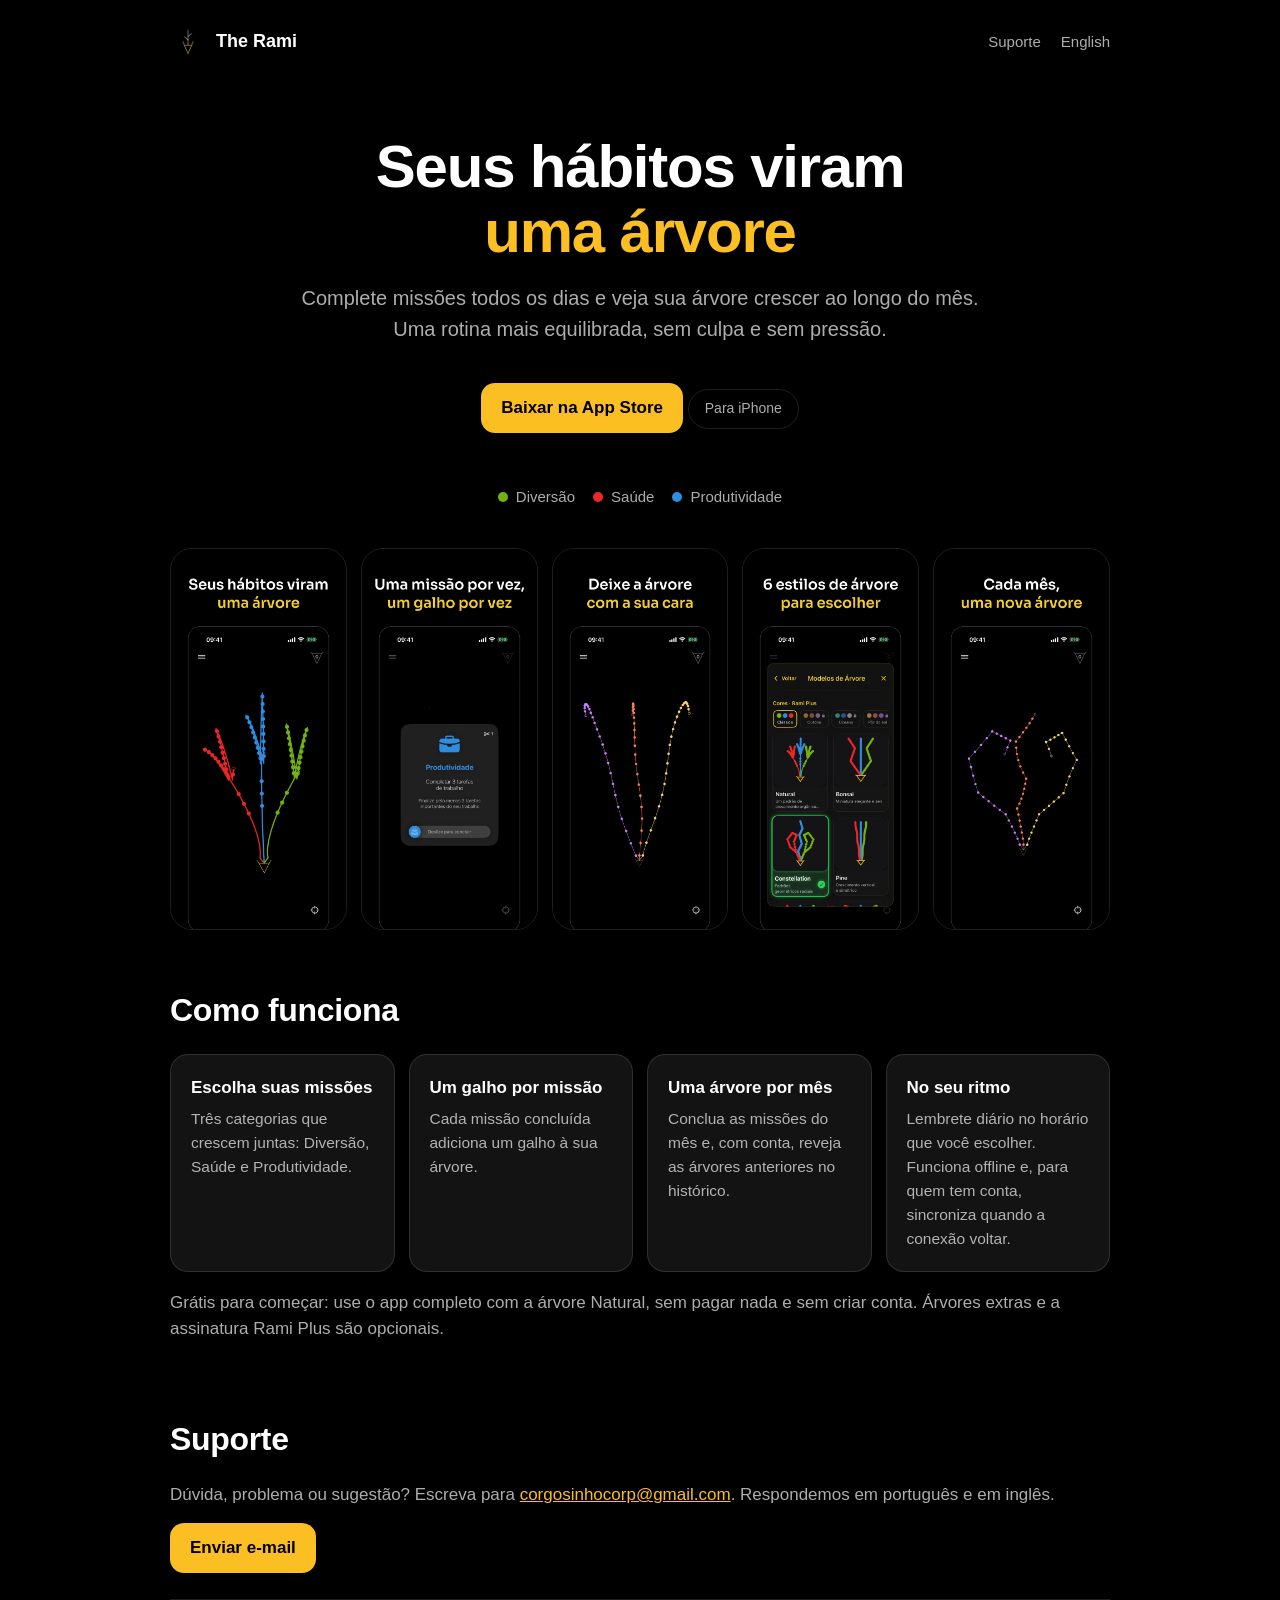
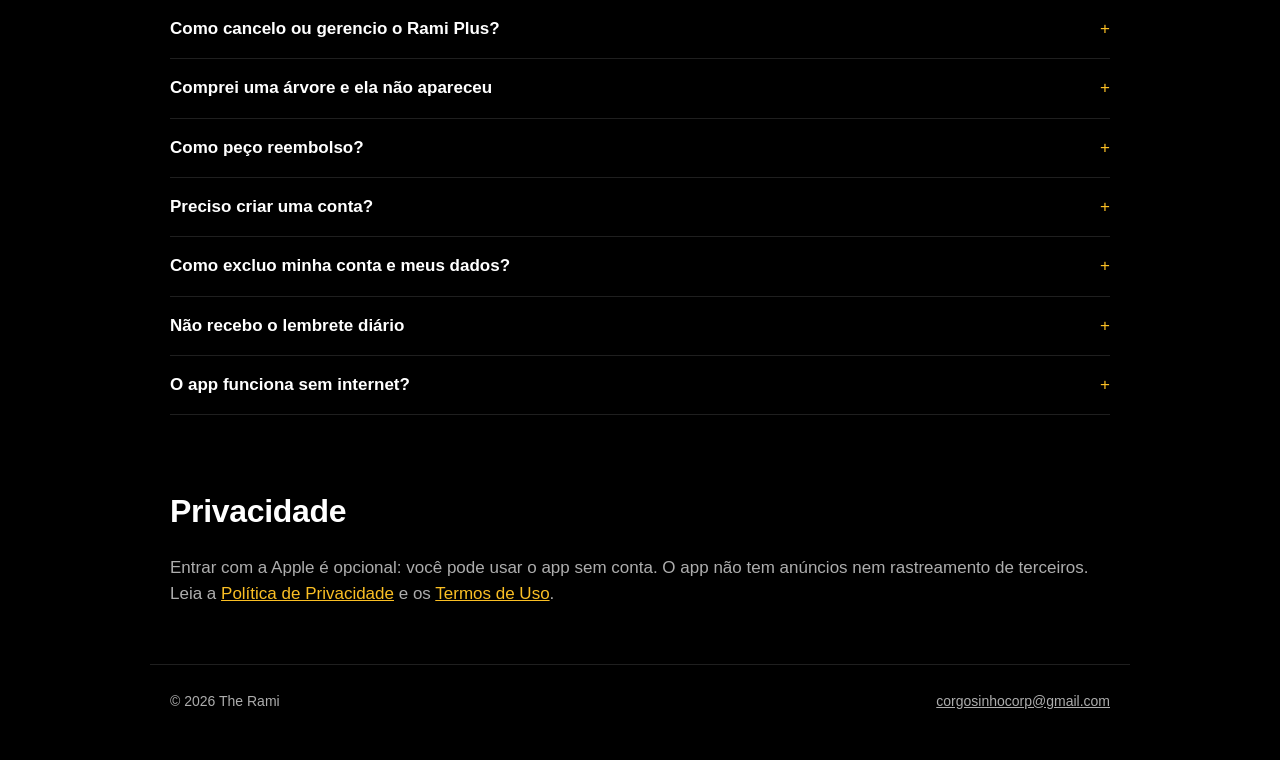
<file: index.html>
<!doctype html>
<html lang="pt-BR">
<head>
<meta charset="utf-8">
<meta name="viewport" content="width=device-width, initial-scale=1">
<title>The Rami — hábitos que viram uma árvore</title>
<meta name="description" content="The Rami é um app de hábitos gamificado para iPhone: complete missões todos os dias e veja sua árvore crescer ao longo do mês. Suporte e contato.">
<meta name="theme-color" content="#000000">
<meta name="apple-itunes-app" content="app-id=6835535544">
<link rel="icon" href="img/icon-180.png">
<link rel="apple-touch-icon" href="img/icon-180.png">
<link rel="alternate" hreflang="pt-BR" href="https://markuslc.github.io/therami/">
<link rel="alternate" hreflang="en" href="https://markuslc.github.io/therami/en.html">
<meta property="og:title" content="The Rami">
<meta property="og:description" content="Cultive sua árvore todo dia.">
<meta property="og:image" content="https://markuslc.github.io/therami/img/icon-512.png">
<link rel="stylesheet" href="style.css">
</head>
<body>
<header class="top">
  <a class="brand" href="./"><img src="img/icon-180.png" alt="" width="36" height="36">The Rami</a>
  <nav aria-label="Principal"><a href="#suporte">Suporte</a><a href="en.html" lang="en" hreflang="en">English</a></nav>
</header>
<main>
  <section class="hero">
    <h1>Seus hábitos viram <em>uma árvore</em></h1>
    <p class="lead">Complete missões todos os dias e veja sua árvore crescer ao longo do mês. Uma rotina mais equilibrada, sem culpa e sem pressão.</p>
    <a class="btn" href="https://apps.apple.com/br/app/the-rami/id6835535544">Baixar na App Store</a>
    <p class="pill">Para iPhone</p>
    <ul class="cats" aria-label="Categorias de missões"><li class="fun">Diversão</li><li class="health">Saúde</li><li class="prod">Produtividade</li></ul>
  </section>

  <div class="shots" role="region" aria-label="Telas do app" tabindex="0">
    <img src="img/pt-01.png" width="630" height="1368" alt="Tela inicial com a árvore do mês. Legenda: seus hábitos viram uma árvore.">
    <img src="img/pt-02.png" width="630" height="1368" loading="lazy" alt="Cartão de uma missão de Produtividade. Legenda: uma missão por vez, um galho por vez.">
    <img src="img/pt-03.png" width="630" height="1368" loading="lazy" alt="Árvore com outra paleta de cores. Legenda: deixe a árvore com a sua cara.">
    <img src="img/pt-04.png" width="630" height="1368" loading="lazy" alt="Lista de modelos de árvore. Legenda: 6 estilos de árvore para escolher.">
    <img src="img/pt-05.png" width="630" height="1368" loading="lazy" alt="Árvore de outro mês. Legenda: cada mês, uma nova árvore.">
  </div>

  <section>
    <h2>Como funciona</h2>
    <div class="grid">
      <div class="card"><h3>Escolha suas missões</h3><p>Três categorias que crescem juntas: Diversão, Saúde e Produtividade.</p></div>
      <div class="card"><h3>Um galho por missão</h3><p>Cada missão concluída adiciona um galho à sua árvore.</p></div>
      <div class="card"><h3>Uma árvore por mês</h3><p>Conclua as missões do mês e, com conta, reveja as árvores anteriores no histórico.</p></div>
      <div class="card"><h3>No seu ritmo</h3><p>Lembrete diário no horário que você escolher. Funciona offline e, para quem tem conta, sincroniza quando a conexão voltar.</p></div>
    </div>
    <p class="note">Grátis para começar: use o app completo com a árvore Natural, sem pagar nada e sem criar conta. Árvores extras e a assinatura Rami Plus são opcionais.</p>
  </section>

  <section id="suporte">
    <h2>Suporte</h2>
    <p class="note" style="margin-top:0">Dúvida, problema ou sugestão? Escreva para <a href="mailto:corgosinhocorp@gmail.com">corgosinhocorp@gmail.com</a>. Respondemos em português e em inglês.</p>
    <a class="btn" href="mailto:corgosinhocorp@gmail.com?subject=The%20Rami%20%E2%80%94%20suporte">Enviar e-mail</a>

    <details><summary>Como cancelo ou gerencio o Rami Plus?</summary>
      <p>A assinatura é cobrada pela Apple. No iPhone, abra Ajustes, toque no seu nome e depois em Assinaturas. Quem é assinante também encontra o botão “Gerenciar assinatura” na Loja do app. O Rami Plus renova automaticamente, a menos que seja cancelado até 24 horas antes do fim do período atual.</p></details>
    <details><summary>Comprei uma árvore e ela não apareceu</summary>
      <p>Abra o menu do app, entre em Configurações e toque em “Restaurar Compras”. A mesma opção fica no fim da Loja. Use a mesma conta Apple em que a compra foi feita.</p></details>
    <details><summary>Como peço reembolso?</summary>
      <p>As compras são processadas pela Apple, e é ela quem decide os reembolsos. Faça o pedido em <a href="https://reportaproblem.apple.com/">reportaproblem.apple.com</a>.</p></details>
    <details><summary>Preciso criar uma conta?</summary>
      <p>Não. Você pode usar o app sem conta: o progresso fica só no seu iPhone. Para guardá-lo na sua conta, toque em “Entrar com a Apple”, no aviso “Salve o seu progresso” ou em Configurações. O que você já fez no aparelho é somado à conta. Sem conta, apagar o app apaga o progresso; compras e assinatura ficam na sua conta Apple e voltam com “Restaurar Compras”. Só as podas pedem conta, porque o saldo delas fica guardado nos nossos servidores.</p></details>
    <details><summary>Como excluo minha conta e meus dados?</summary>
      <p>Se você tem conta, abra o menu do app, entre em Configurações e toque em “Deletar Conta”. A exclusão é permanente e apaga sua conta e todos os seus dados do The Rami: perfil, árvores, missões e histórico. Ela não cancela a assinatura: cancele antes nos Ajustes do iPhone. Se não conseguir entrar no app, peça a exclusão por e-mail. Sem conta, o app não envia seu progresso nem seus dados pessoais aos nossos servidores: apague o app do iPhone e o progresso guardado nele vai junto.</p></details>
    <details><summary>Não recebo o lembrete diário</summary>
      <p>Confira se “Lembrete diário” está ligado nas Configurações do app e se as notificações do The Rami estão permitidas nos Ajustes do iPhone.</p></details>
    <details><summary>O app funciona sem internet?</summary>
      <p>Sim, depois que o app baixa as missões na primeira abertura (isso precisa de internet). Quem tem conta sincroniza o progresso quando a conexão voltar.</p></details>
  </section>

  <section id="privacidade">
    <h2>Privacidade</h2>
    <p class="note" style="margin-top:0">Entrar com a Apple é opcional: você pode usar o app sem conta. O app não tem anúncios nem rastreamento de terceiros. Leia a <a href="privacidade.html">Política de Privacidade</a> e os <a href="https://www.apple.com/legal/internet-services/itunes/dev/stdeula/">Termos de Uso</a>.</p>
  </section>
</main>
<footer><span>© 2026 The Rami</span><span><a href="mailto:corgosinhocorp@gmail.com">corgosinhocorp@gmail.com</a></span></footer>
</body>
</html>
</file>
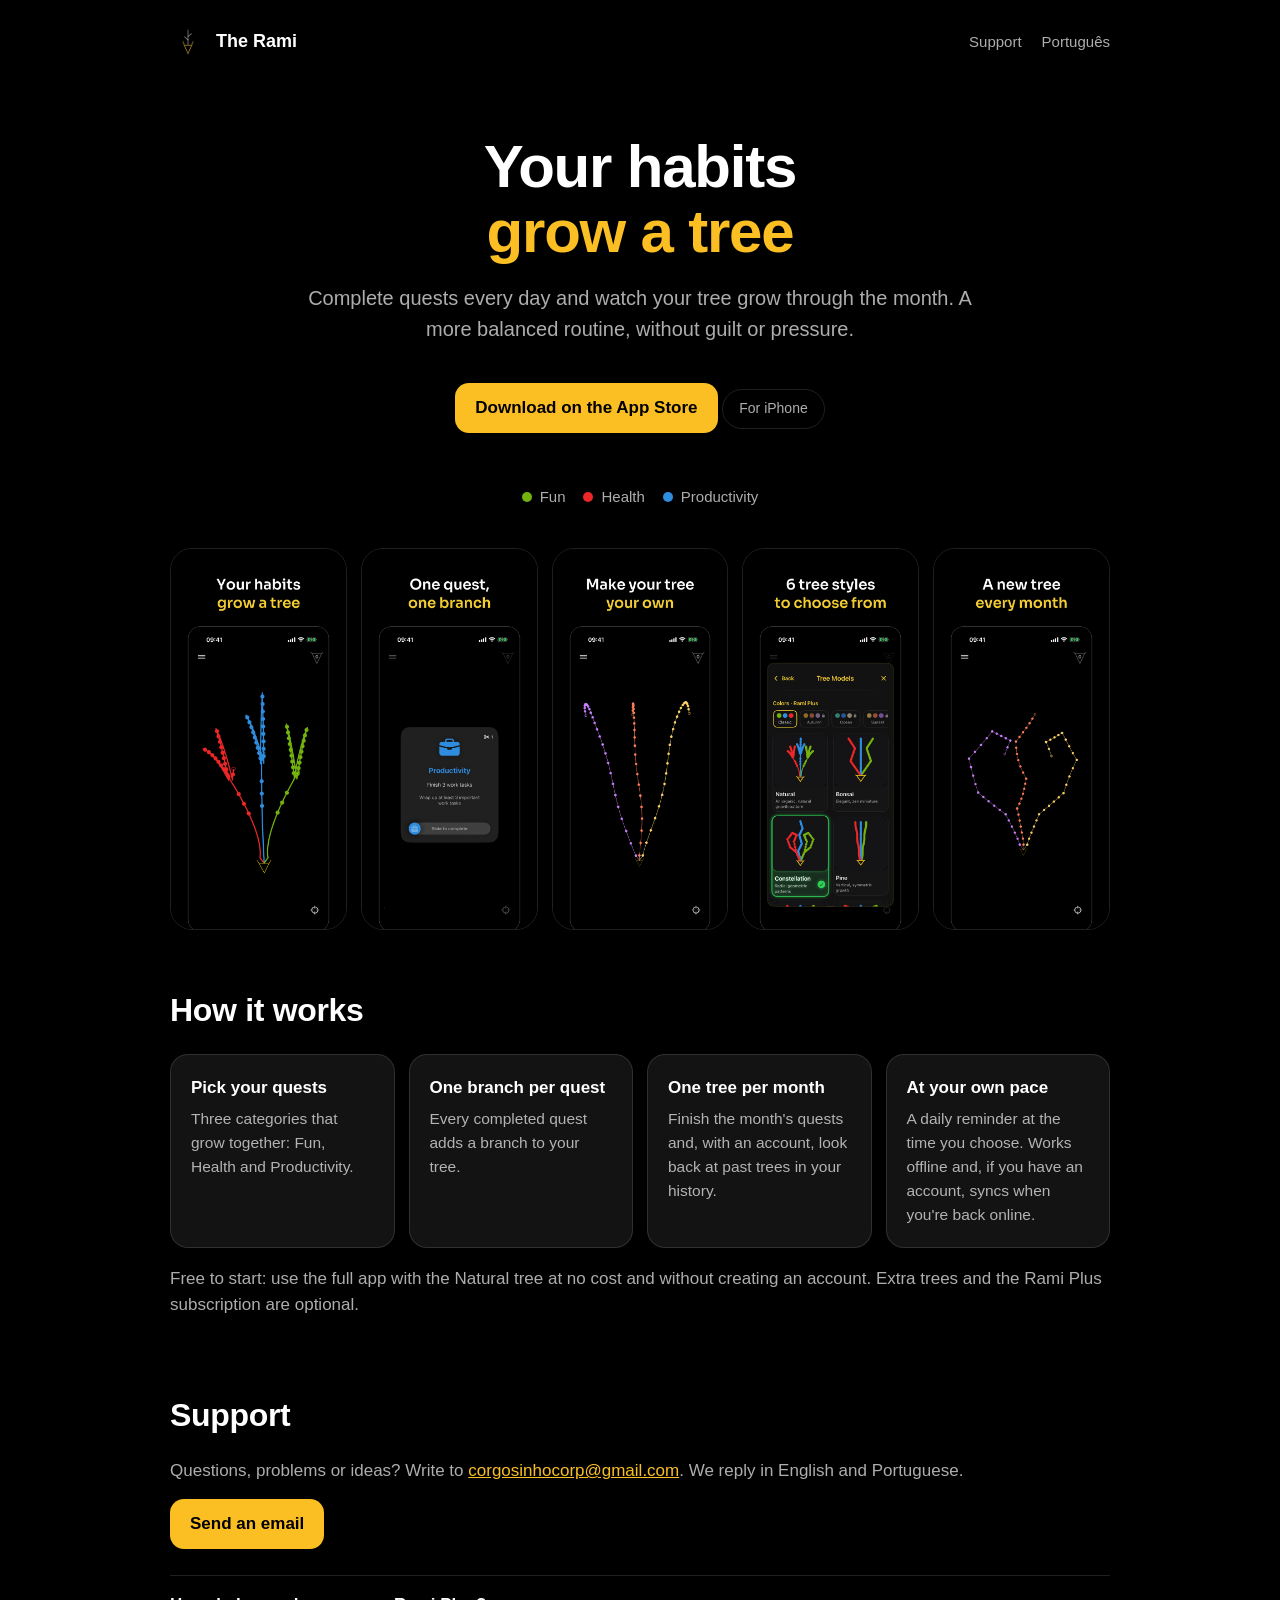
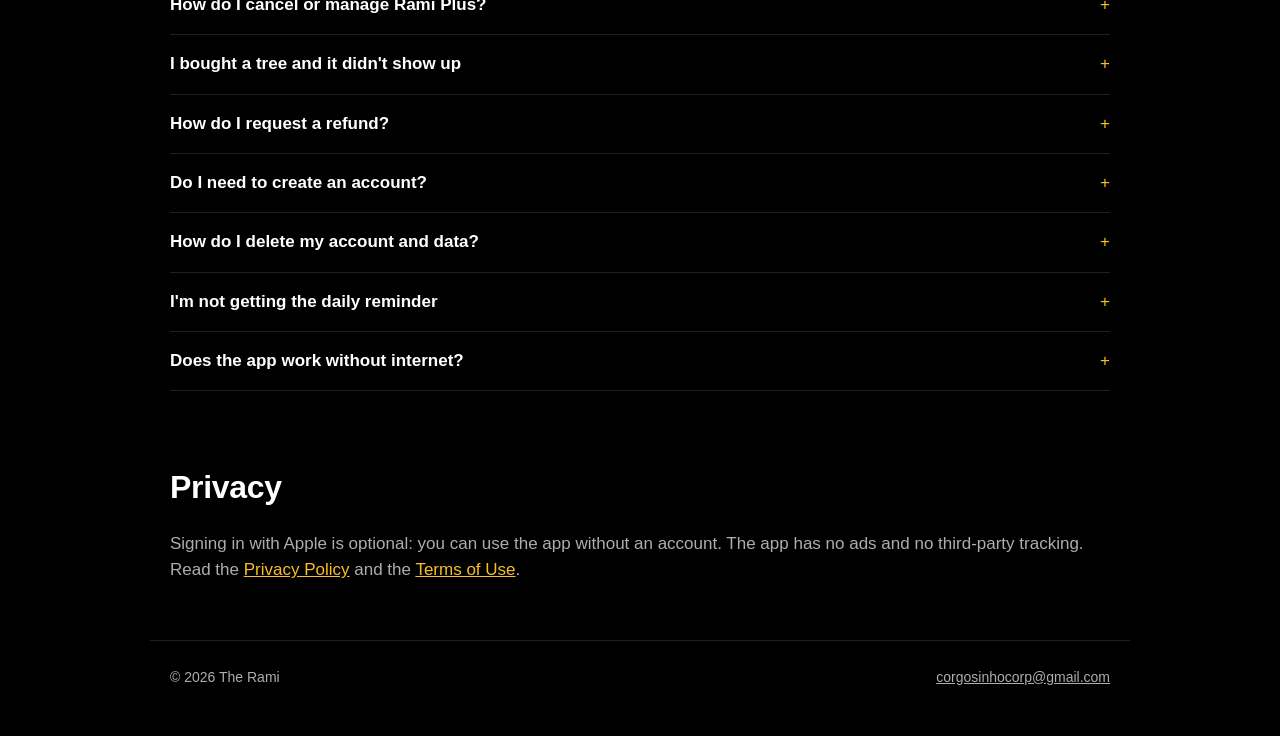
<file: en.html>
<!doctype html>
<html lang="en">
<head>
<meta charset="utf-8">
<meta name="viewport" content="width=device-width, initial-scale=1">
<title>The Rami — habits that grow a tree</title>
<meta name="description" content="The Rami is a gamified habit app for iPhone: complete quests every day and watch your tree grow through the month. Support and contact.">
<meta name="theme-color" content="#000000">
<meta name="apple-itunes-app" content="app-id=6835535544">
<link rel="icon" href="img/icon-180.png">
<link rel="apple-touch-icon" href="img/icon-180.png">
<link rel="alternate" hreflang="pt-BR" href="https://markuslc.github.io/therami/">
<link rel="alternate" hreflang="en" href="https://markuslc.github.io/therami/en.html">
<meta property="og:title" content="The Rami">
<meta property="og:description" content="Grow your tree every day.">
<meta property="og:image" content="https://markuslc.github.io/therami/img/icon-512.png">
<link rel="stylesheet" href="style.css">
</head>
<body>
<header class="top">
  <a class="brand" href="en.html"><img src="img/icon-180.png" alt="" width="36" height="36">The Rami</a>
  <nav aria-label="Main"><a href="#support">Support</a><a href="./" lang="pt-BR" hreflang="pt-BR">Português</a></nav>
</header>
<main>
  <section class="hero">
    <h1>Your habits <em>grow a tree</em></h1>
    <p class="lead">Complete quests every day and watch your tree grow through the month. A more balanced routine, without guilt or pressure.</p>
    <a class="btn" href="https://apps.apple.com/app/the-rami/id6835535544">Download on the App Store</a>
    <p class="pill">For iPhone</p>
    <ul class="cats" aria-label="Quest categories"><li class="fun">Fun</li><li class="health">Health</li><li class="prod">Productivity</li></ul>
  </section>

  <div class="shots" role="region" aria-label="App screens" tabindex="0">
    <img src="img/en-01.png" width="630" height="1368" alt="Home screen with this month's tree. Caption: your habits grow a tree.">
    <img src="img/en-02.png" width="630" height="1368" loading="lazy" alt="A Productivity quest card. Caption: one quest, one branch.">
    <img src="img/en-03.png" width="630" height="1368" loading="lazy" alt="A tree in a different color palette. Caption: make your tree your own.">
    <img src="img/en-04.png" width="630" height="1368" loading="lazy" alt="List of tree models. Caption: 6 tree styles to choose from.">
    <img src="img/en-05.png" width="630" height="1368" loading="lazy" alt="A tree from another month. Caption: a new tree every month.">
  </div>

  <section>
    <h2>How it works</h2>
    <div class="grid">
      <div class="card"><h3>Pick your quests</h3><p>Three categories that grow together: Fun, Health and Productivity.</p></div>
      <div class="card"><h3>One branch per quest</h3><p>Every completed quest adds a branch to your tree.</p></div>
      <div class="card"><h3>One tree per month</h3><p>Finish the month's quests and, with an account, look back at past trees in your history.</p></div>
      <div class="card"><h3>At your own pace</h3><p>A daily reminder at the time you choose. Works offline and, if you have an account, syncs when you're back online.</p></div>
    </div>
    <p class="note">Free to start: use the full app with the Natural tree at no cost and without creating an account. Extra trees and the Rami Plus subscription are optional.</p>
  </section>

  <section id="support">
    <h2>Support</h2>
    <p class="note" style="margin-top:0">Questions, problems or ideas? Write to <a href="mailto:corgosinhocorp@gmail.com">corgosinhocorp@gmail.com</a>. We reply in English and Portuguese.</p>
    <a class="btn" href="mailto:corgosinhocorp@gmail.com?subject=The%20Rami%20%E2%80%94%20support">Send an email</a>

    <details><summary>How do I cancel or manage Rami Plus?</summary>
      <p>The subscription is billed by Apple. On your iPhone, open Settings, tap your name, then Subscriptions. Subscribers also find a “Manage subscription” button in the app's Store. Rami Plus renews automatically unless cancelled at least 24 hours before the end of the current period.</p></details>
    <details><summary>I bought a tree and it didn't show up</summary>
      <p>Open the app menu, go to Settings and tap “Restore Purchases”. The same option sits at the bottom of the Store. Use the same Apple Account the purchase was made with.</p></details>
    <details><summary>How do I request a refund?</summary>
      <p>Purchases are processed by Apple, and Apple decides on refunds. Request one at <a href="https://reportaproblem.apple.com/">reportaproblem.apple.com</a>.</p></details>
    <details><summary>Do I need to create an account?</summary>
      <p>No. You can use the app without an account: your progress stays only on your iPhone. To keep it in your account, tap “Sign in with Apple”, in the “Save your progress” prompt or in Settings. What you already did on the device is added to the account. Without an account, deleting the app deletes your progress; purchases and the subscription stay with your Apple Account and come back with “Restore Purchases”. Only prunes need an account, because their balance is kept on our servers.</p></details>
    <details><summary>How do I delete my account and data?</summary>
      <p>If you have an account, open the app menu, go to Settings and tap “Delete Account”. Deletion is permanent and removes your account and all your The Rami data: profile, trees, quests and history. It does not cancel your subscription: cancel it first in your iPhone's Settings. If you can't get into the app, request deletion by email. Without an account, the app does not send your progress or personal data to our servers: delete the app from your iPhone and the progress stored in it goes with it.</p></details>
    <details><summary>I'm not getting the daily reminder</summary>
      <p>Check that “Daily reminder” is on in the app's Settings and that notifications for The Rami are allowed in your iPhone's Settings.</p></details>
    <details><summary>Does the app work without internet?</summary>
      <p>Yes, once the app has downloaded the quests on first launch (that needs internet). If you have an account, your progress syncs when you're back online.</p></details>
  </section>

  <section id="privacy">
    <h2>Privacy</h2>
    <p class="note" style="margin-top:0">Signing in with Apple is optional: you can use the app without an account. The app has no ads and no third-party tracking. Read the <a href="privacy.html">Privacy Policy</a> and the <a href="https://www.apple.com/legal/internet-services/itunes/dev/stdeula/">Terms of Use</a>.</p>
  </section>
</main>
<footer><span>© 2026 The Rami</span><span><a href="mailto:corgosinhocorp@gmail.com">corgosinhocorp@gmail.com</a></span></footer>
</body>
</html>
</file>
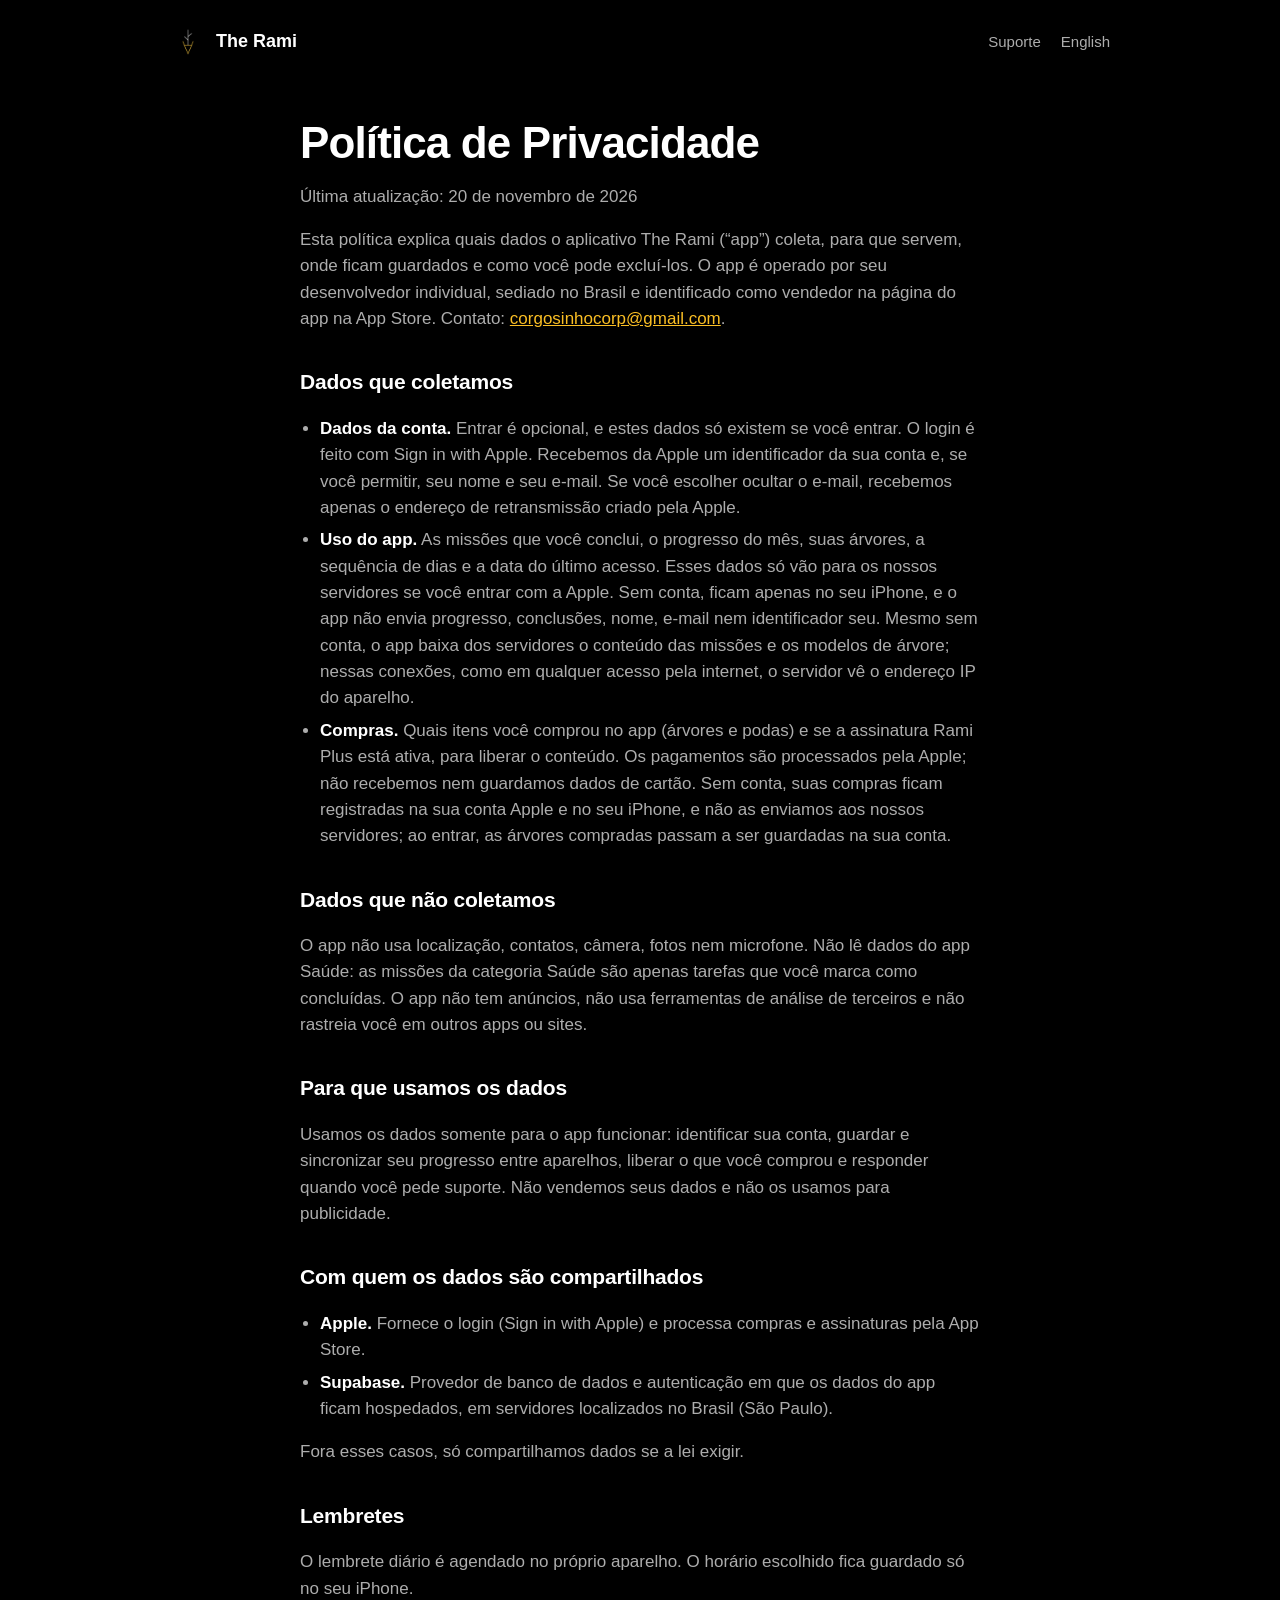
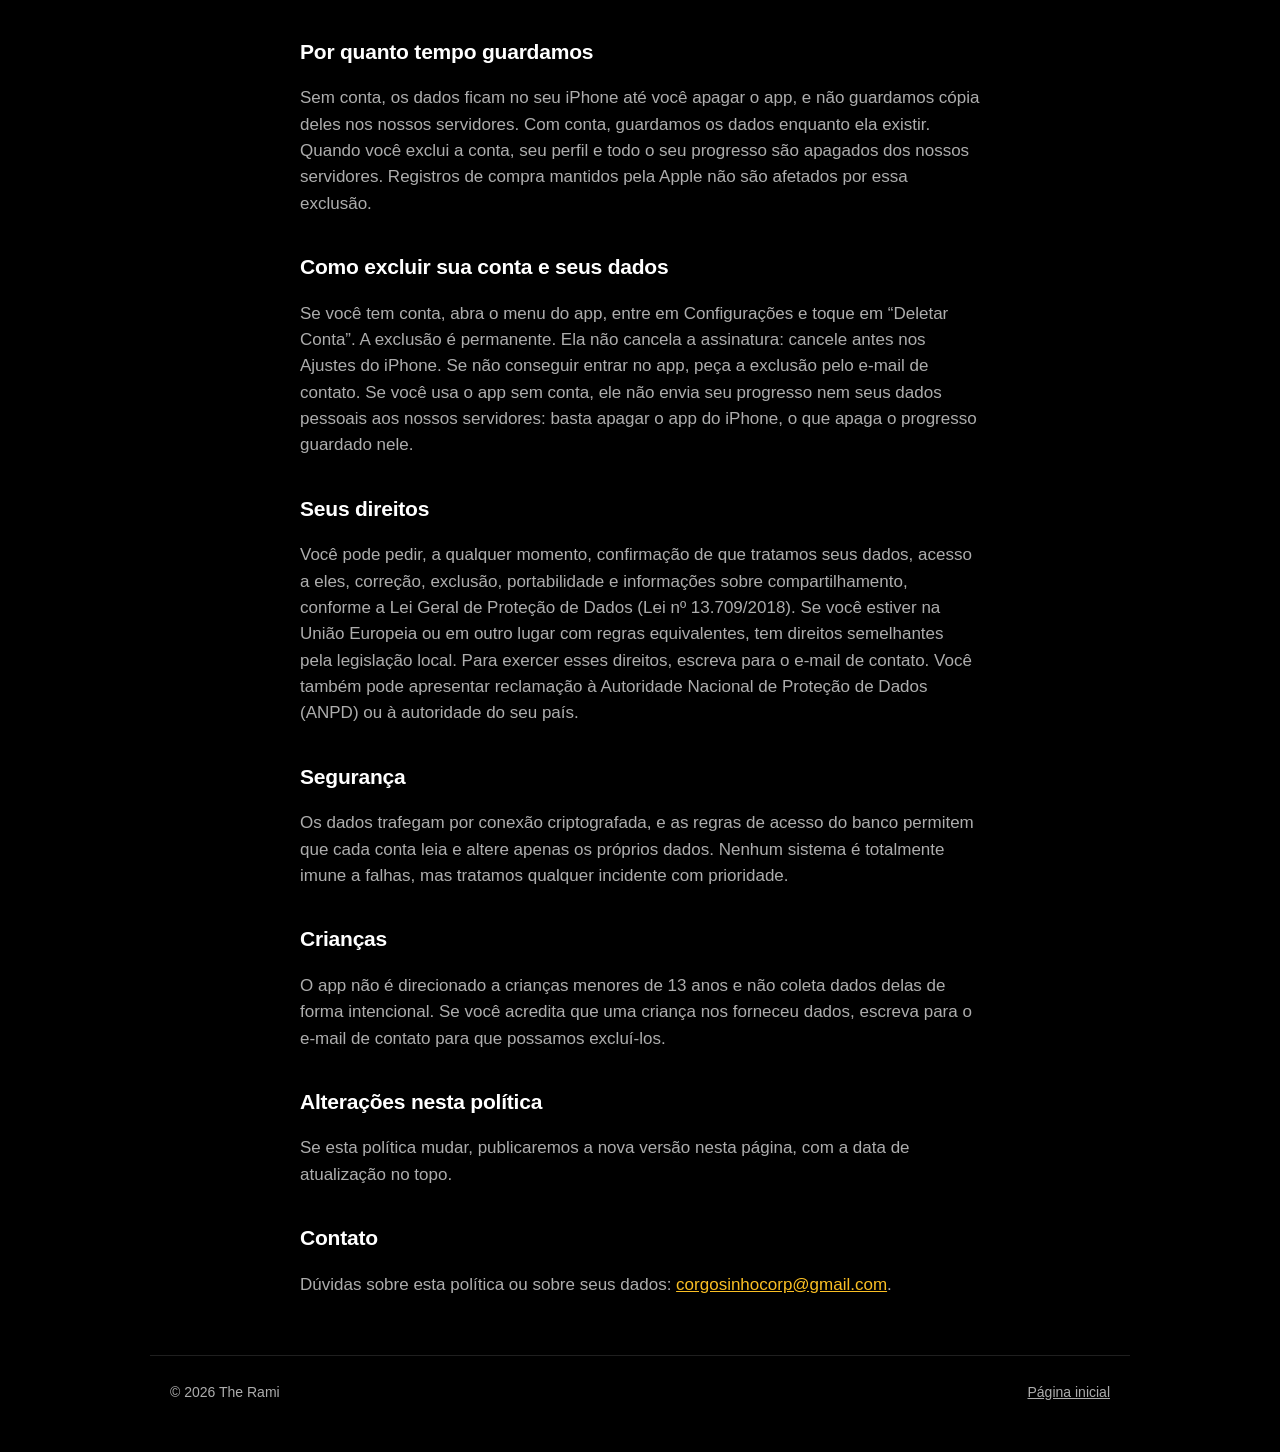
<file: privacidade.html>
<!doctype html>
<html lang="pt-BR">
<head>
<meta charset="utf-8">
<meta name="viewport" content="width=device-width, initial-scale=1">
<title>Política de Privacidade — The Rami</title>
<meta name="description" content="Quais dados o app The Rami coleta, para que servem, onde ficam e como excluí-los.">
<meta name="theme-color" content="#000000">
<meta name="apple-itunes-app" content="app-id=6835535544">
<link rel="icon" href="img/icon-180.png">
<link rel="alternate" hreflang="pt-BR" href="https://markuslc.github.io/therami/privacidade.html">
<link rel="alternate" hreflang="en" href="https://markuslc.github.io/therami/privacy.html">
<link rel="stylesheet" href="style.css">
</head>
<body>
<header class="top">
  <a class="brand" href="./"><img src="img/icon-180.png" alt="" width="36" height="36">The Rami</a>
  <nav aria-label="Principal"><a href="./#suporte">Suporte</a><a href="privacy.html" lang="en" hreflang="en">English</a></nav>
</header>
<main class="doc">
  <h1>Política de Privacidade</h1>
  <p>Última atualização: 20 de novembro de 2026</p>
  <p>Esta política explica quais dados o aplicativo The Rami (“app”) coleta, para que servem, onde ficam guardados e como você pode excluí-los. O app é operado por seu desenvolvedor individual, sediado no Brasil e identificado como vendedor na página do app na App Store. Contato: <a href="mailto:corgosinhocorp@gmail.com">corgosinhocorp@gmail.com</a>.</p>

  <h2>Dados que coletamos</h2>
  <ul>
    <li><strong>Dados da conta.</strong> Entrar é opcional, e estes dados só existem se você entrar. O login é feito com Sign in with Apple. Recebemos da Apple um identificador da sua conta e, se você permitir, seu nome e seu e-mail. Se você escolher ocultar o e-mail, recebemos apenas o endereço de retransmissão criado pela Apple.</li>
    <li><strong>Uso do app.</strong> As missões que você conclui, o progresso do mês, suas árvores, a sequência de dias e a data do último acesso. Esses dados só vão para os nossos servidores se você entrar com a Apple. Sem conta, ficam apenas no seu iPhone, e o app não envia progresso, conclusões, nome, e-mail nem identificador seu. Mesmo sem conta, o app baixa dos servidores o conteúdo das missões e os modelos de árvore; nessas conexões, como em qualquer acesso pela internet, o servidor vê o endereço IP do aparelho.</li>
    <li><strong>Compras.</strong> Quais itens você comprou no app (árvores e podas) e se a assinatura Rami Plus está ativa, para liberar o conteúdo. Os pagamentos são processados pela Apple; não recebemos nem guardamos dados de cartão. Sem conta, suas compras ficam registradas na sua conta Apple e no seu iPhone, e não as enviamos aos nossos servidores; ao entrar, as árvores compradas passam a ser guardadas na sua conta.</li>
  </ul>

  <h2>Dados que não coletamos</h2>
  <p>O app não usa localização, contatos, câmera, fotos nem microfone. Não lê dados do app Saúde: as missões da categoria Saúde são apenas tarefas que você marca como concluídas. O app não tem anúncios, não usa ferramentas de análise de terceiros e não rastreia você em outros apps ou sites.</p>

  <h2>Para que usamos os dados</h2>
  <p>Usamos os dados somente para o app funcionar: identificar sua conta, guardar e sincronizar seu progresso entre aparelhos, liberar o que você comprou e responder quando você pede suporte. Não vendemos seus dados e não os usamos para publicidade.</p>

  <h2>Com quem os dados são compartilhados</h2>
  <ul>
    <li><strong>Apple.</strong> Fornece o login (Sign in with Apple) e processa compras e assinaturas pela App Store.</li>
    <li><strong>Supabase.</strong> Provedor de banco de dados e autenticação em que os dados do app ficam hospedados, em servidores localizados no Brasil (São Paulo).</li>
  </ul>
  <p>Fora esses casos, só compartilhamos dados se a lei exigir.</p>

  <h2>Lembretes</h2>
  <p>O lembrete diário é agendado no próprio aparelho. O horário escolhido fica guardado só no seu iPhone.</p>

  <h2>Por quanto tempo guardamos</h2>
  <p>Sem conta, os dados ficam no seu iPhone até você apagar o app, e não guardamos cópia deles nos nossos servidores. Com conta, guardamos os dados enquanto ela existir. Quando você exclui a conta, seu perfil e todo o seu progresso são apagados dos nossos servidores. Registros de compra mantidos pela Apple não são afetados por essa exclusão.</p>

  <h2>Como excluir sua conta e seus dados</h2>
  <p>Se você tem conta, abra o menu do app, entre em Configurações e toque em “Deletar Conta”. A exclusão é permanente. Ela não cancela a assinatura: cancele antes nos Ajustes do iPhone. Se não conseguir entrar no app, peça a exclusão pelo e-mail de contato. Se você usa o app sem conta, ele não envia seu progresso nem seus dados pessoais aos nossos servidores: basta apagar o app do iPhone, o que apaga o progresso guardado nele.</p>

  <h2>Seus direitos</h2>
  <p>Você pode pedir, a qualquer momento, confirmação de que tratamos seus dados, acesso a eles, correção, exclusão, portabilidade e informações sobre compartilhamento, conforme a Lei Geral de Proteção de Dados (Lei nº 13.709/2018). Se você estiver na União Europeia ou em outro lugar com regras equivalentes, tem direitos semelhantes pela legislação local. Para exercer esses direitos, escreva para o e-mail de contato. Você também pode apresentar reclamação à Autoridade Nacional de Proteção de Dados (ANPD) ou à autoridade do seu país.</p>

  <h2>Segurança</h2>
  <p>Os dados trafegam por conexão criptografada, e as regras de acesso do banco permitem que cada conta leia e altere apenas os próprios dados. Nenhum sistema é totalmente imune a falhas, mas tratamos qualquer incidente com prioridade.</p>

  <h2>Crianças</h2>
  <p>O app não é direcionado a crianças menores de 13 anos e não coleta dados delas de forma intencional. Se você acredita que uma criança nos forneceu dados, escreva para o e-mail de contato para que possamos excluí-los.</p>

  <h2>Alterações nesta política</h2>
  <p>Se esta política mudar, publicaremos a nova versão nesta página, com a data de atualização no topo.</p>

  <h2>Contato</h2>
  <p>Dúvidas sobre esta política ou sobre seus dados: <a href="mailto:corgosinhocorp@gmail.com">corgosinhocorp@gmail.com</a>.</p>
</main>
<footer><span>© 2026 The Rami</span><span><a href="./">Página inicial</a></span></footer>
</body>
</html>
</file>
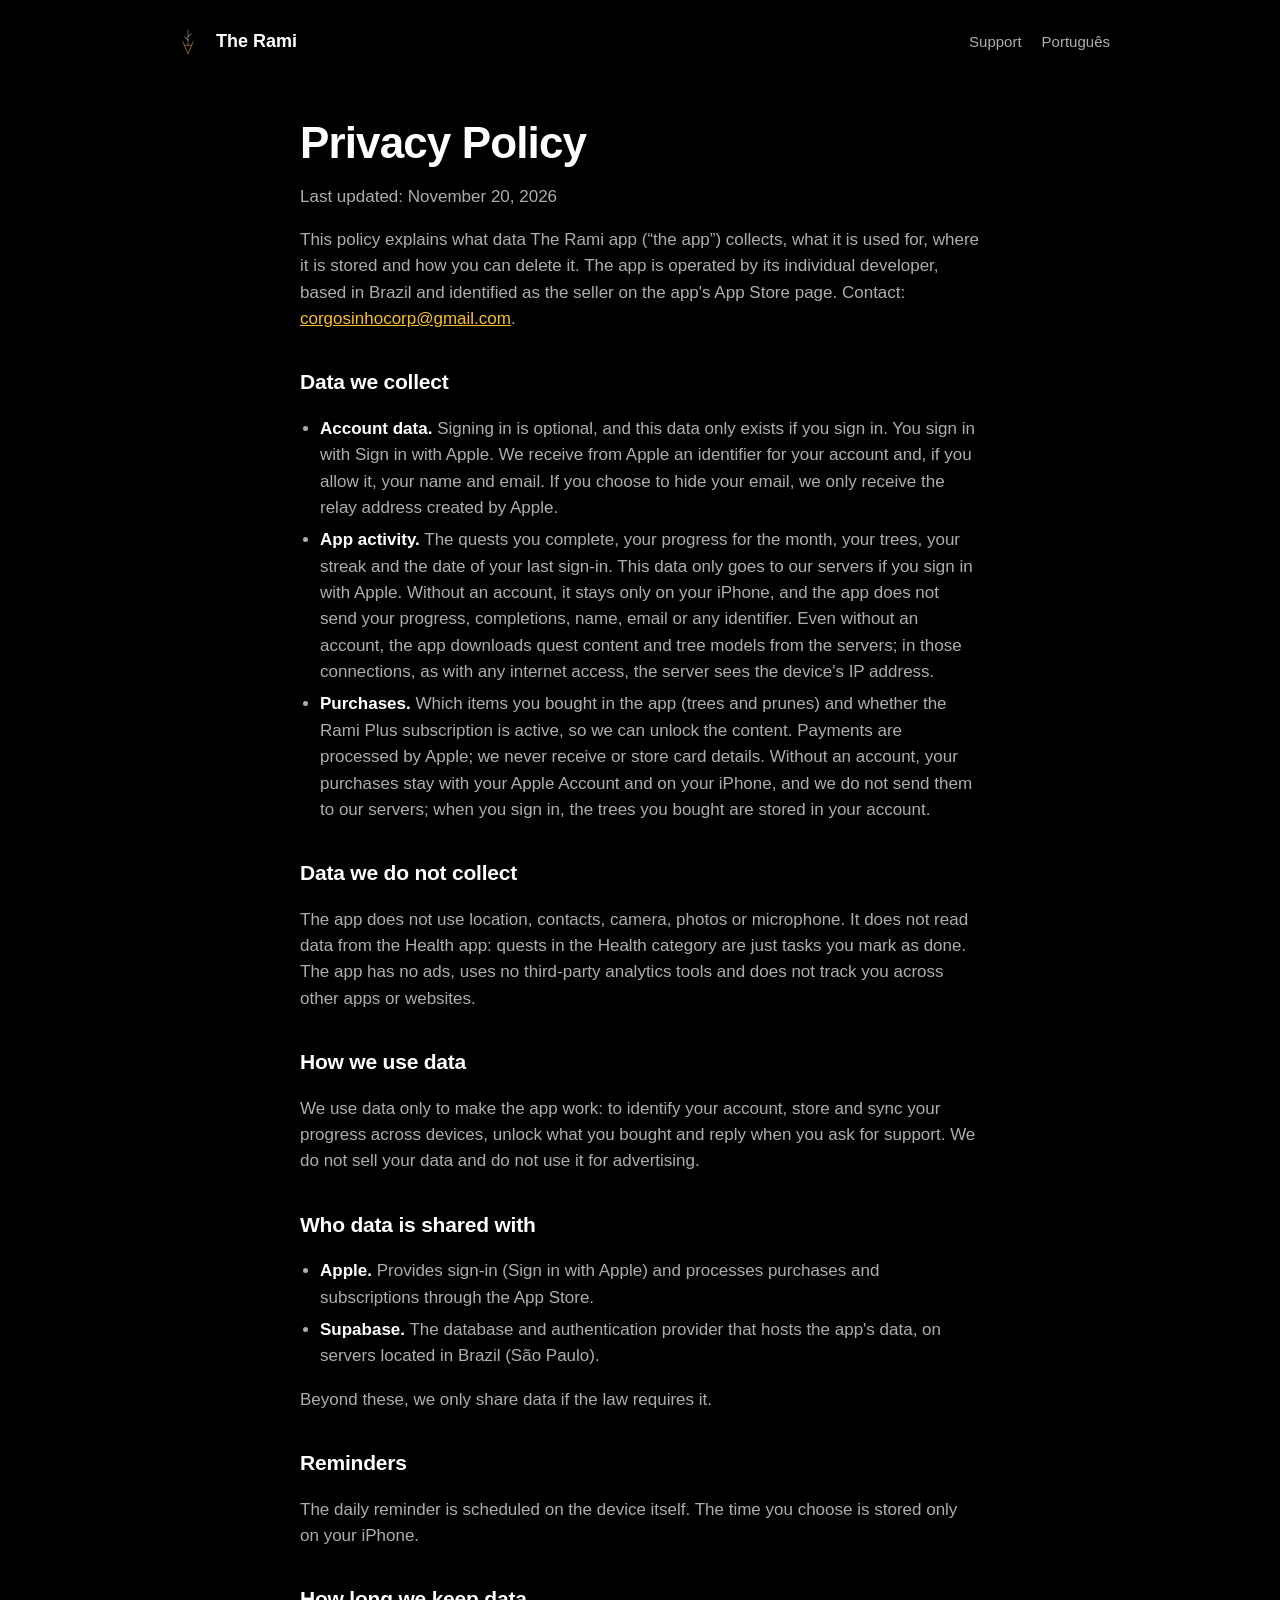
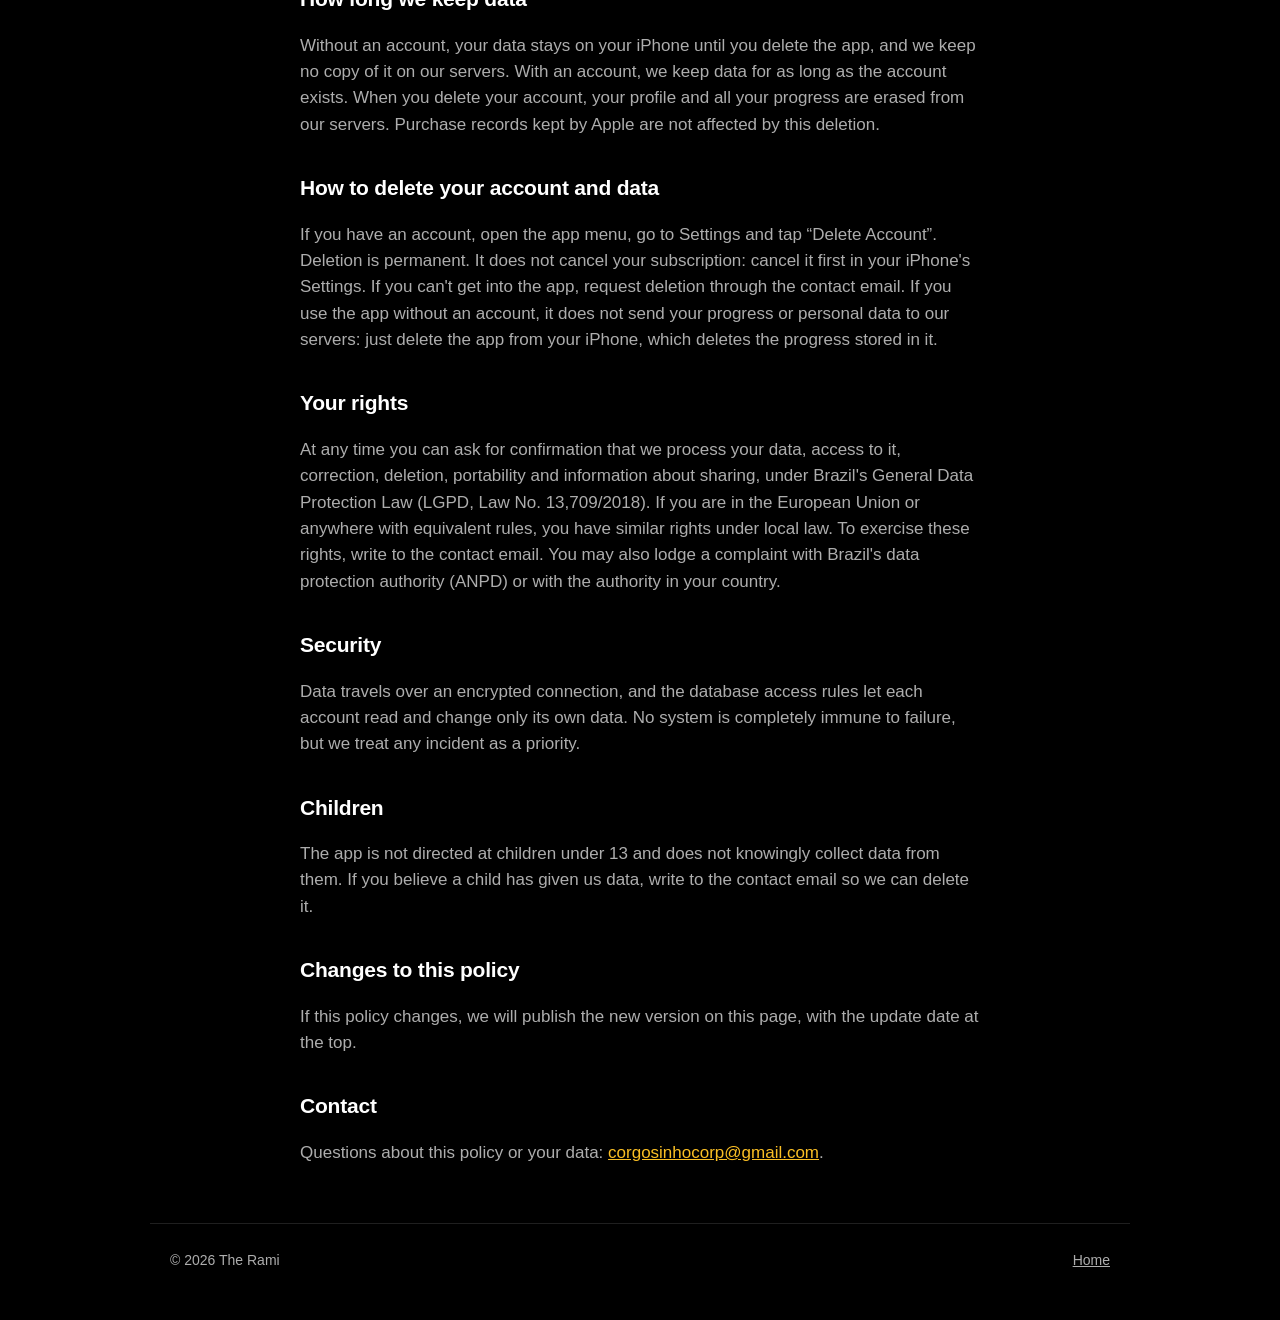
<file: privacy.html>
<!doctype html>
<html lang="en">
<head>
<meta charset="utf-8">
<meta name="viewport" content="width=device-width, initial-scale=1">
<title>Privacy Policy — The Rami</title>
<meta name="description" content="What data The Rami app collects, what it is used for, where it is stored and how to delete it.">
<meta name="theme-color" content="#000000">
<meta name="apple-itunes-app" content="app-id=6835535544">
<link rel="icon" href="img/icon-180.png">
<link rel="alternate" hreflang="pt-BR" href="https://markuslc.github.io/therami/privacidade.html">
<link rel="alternate" hreflang="en" href="https://markuslc.github.io/therami/privacy.html">
<link rel="stylesheet" href="style.css">
</head>
<body>
<header class="top">
  <a class="brand" href="en.html"><img src="img/icon-180.png" alt="" width="36" height="36">The Rami</a>
  <nav aria-label="Main"><a href="en.html#support">Support</a><a href="privacidade.html" lang="pt-BR" hreflang="pt-BR">Português</a></nav>
</header>
<main class="doc">
  <h1>Privacy Policy</h1>
  <p>Last updated: November 20, 2026</p>
  <p>This policy explains what data The Rami app (“the app”) collects, what it is used for, where it is stored and how you can delete it. The app is operated by its individual developer, based in Brazil and identified as the seller on the app's App Store page. Contact: <a href="mailto:corgosinhocorp@gmail.com">corgosinhocorp@gmail.com</a>.</p>

  <h2>Data we collect</h2>
  <ul>
    <li><strong>Account data.</strong> Signing in is optional, and this data only exists if you sign in. You sign in with Sign in with Apple. We receive from Apple an identifier for your account and, if you allow it, your name and email. If you choose to hide your email, we only receive the relay address created by Apple.</li>
    <li><strong>App activity.</strong> The quests you complete, your progress for the month, your trees, your streak and the date of your last sign-in. This data only goes to our servers if you sign in with Apple. Without an account, it stays only on your iPhone, and the app does not send your progress, completions, name, email or any identifier. Even without an account, the app downloads quest content and tree models from the servers; in those connections, as with any internet access, the server sees the device's IP address.</li>
    <li><strong>Purchases.</strong> Which items you bought in the app (trees and prunes) and whether the Rami Plus subscription is active, so we can unlock the content. Payments are processed by Apple; we never receive or store card details. Without an account, your purchases stay with your Apple Account and on your iPhone, and we do not send them to our servers; when you sign in, the trees you bought are stored in your account.</li>
  </ul>

  <h2>Data we do not collect</h2>
  <p>The app does not use location, contacts, camera, photos or microphone. It does not read data from the Health app: quests in the Health category are just tasks you mark as done. The app has no ads, uses no third-party analytics tools and does not track you across other apps or websites.</p>

  <h2>How we use data</h2>
  <p>We use data only to make the app work: to identify your account, store and sync your progress across devices, unlock what you bought and reply when you ask for support. We do not sell your data and do not use it for advertising.</p>

  <h2>Who data is shared with</h2>
  <ul>
    <li><strong>Apple.</strong> Provides sign-in (Sign in with Apple) and processes purchases and subscriptions through the App Store.</li>
    <li><strong>Supabase.</strong> The database and authentication provider that hosts the app's data, on servers located in Brazil (São Paulo).</li>
  </ul>
  <p>Beyond these, we only share data if the law requires it.</p>

  <h2>Reminders</h2>
  <p>The daily reminder is scheduled on the device itself. The time you choose is stored only on your iPhone.</p>

  <h2>How long we keep data</h2>
  <p>Without an account, your data stays on your iPhone until you delete the app, and we keep no copy of it on our servers. With an account, we keep data for as long as the account exists. When you delete your account, your profile and all your progress are erased from our servers. Purchase records kept by Apple are not affected by this deletion.</p>

  <h2>How to delete your account and data</h2>
  <p>If you have an account, open the app menu, go to Settings and tap “Delete Account”. Deletion is permanent. It does not cancel your subscription: cancel it first in your iPhone's Settings. If you can't get into the app, request deletion through the contact email. If you use the app without an account, it does not send your progress or personal data to our servers: just delete the app from your iPhone, which deletes the progress stored in it.</p>

  <h2>Your rights</h2>
  <p>At any time you can ask for confirmation that we process your data, access to it, correction, deletion, portability and information about sharing, under Brazil's General Data Protection Law (LGPD, Law No. 13,709/2018). If you are in the European Union or anywhere with equivalent rules, you have similar rights under local law. To exercise these rights, write to the contact email. You may also lodge a complaint with Brazil's data protection authority (ANPD) or with the authority in your country.</p>

  <h2>Security</h2>
  <p>Data travels over an encrypted connection, and the database access rules let each account read and change only its own data. No system is completely immune to failure, but we treat any incident as a priority.</p>

  <h2>Children</h2>
  <p>The app is not directed at children under 13 and does not knowingly collect data from them. If you believe a child has given us data, write to the contact email so we can delete it.</p>

  <h2>Changes to this policy</h2>
  <p>If this policy changes, we will publish the new version on this page, with the update date at the top.</p>

  <h2>Contact</h2>
  <p>Questions about this policy or your data: <a href="mailto:corgosinhocorp@gmail.com">corgosinhocorp@gmail.com</a>.</p>
</main>
<footer><span>© 2026 The Rami</span><span><a href="en.html">Home</a></span></footer>
</body>
</html>
</file>
<file: style.css>
:root{--bg:#000;--card:#131313;--line:rgba(255,255,255,.12);--text:#fff;--muted:rgba(255,255,255,.68);--gold:#fbbf24;--fun:#74b30f;--health:#ec2727;--prod:#2f8ddf;color-scheme:dark}
*{box-sizing:border-box}
html{scroll-behavior:smooth}
@media (prefers-reduced-motion:reduce){html{scroll-behavior:auto}}
body{margin:0;background:var(--bg);color:var(--text);font:17px/1.55 -apple-system,BlinkMacSystemFont,"SF Pro Text","Segoe UI",Roboto,Helvetica,Arial,sans-serif;-webkit-font-smoothing:antialiased}
a{color:var(--gold)}
a:focus-visible,summary:focus-visible,.shots:focus-visible{outline:2px solid var(--gold);outline-offset:3px;border-radius:6px}
.top,main,footer{max-width:980px;margin:0 auto;padding-left:20px;padding-right:20px}
.top{display:flex;justify-content:space-between;align-items:center;padding-top:18px;padding-bottom:18px}
.brand{min-height:44px;display:flex;align-items:center;gap:10px;color:#fff;text-decoration:none;font-weight:600;font-size:18px}
.brand img{border-radius:9px}
nav a{color:var(--muted);text-decoration:none;margin-left:20px;font-size:15px;padding:12px 0;display:inline-block}
nav a:hover{color:#fff}
.hero{text-align:center;padding:52px 0 32px}
h1{font-size:clamp(34px,7vw,60px);line-height:1.08;letter-spacing:-.02em;margin:0 0 18px;font-weight:700}
h1 em{font-style:normal;color:var(--gold);display:block}
.lead{color:var(--muted);font-size:clamp(17px,2.4vw,20px);max-width:34em;margin:0 auto 24px}
.pill{display:inline-block;border:1px solid var(--line);border-radius:999px;padding:8px 16px;font-size:14px;color:var(--muted);margin:0}
.cats{list-style:none;display:flex;justify-content:center;gap:18px;flex-wrap:wrap;padding:0;margin:26px 0 0;font-size:15px;color:var(--muted)}
.cats li::before{content:"";display:inline-block;width:10px;height:10px;border-radius:50%;margin-right:8px}
.fun::before{background:var(--fun)}.health::before{background:var(--health)}.prod::before{background:var(--prod)}
.shots{display:flex;gap:14px;overflow-x:auto;scroll-snap-type:x mandatory;padding:8px 20px 20px;margin:0 -20px}
.shots img{flex:0 0 auto;width:clamp(180px,62vw,236px);height:auto;border-radius:22px;border:1px solid var(--line);scroll-snap-align:center}
@media (min-width:1000px){.shots{margin:0;padding:8px 0 20px;overflow:visible}.shots img{width:calc((100% - 56px)/5)}}
section{padding:36px 0}
h2{font-size:clamp(24px,4vw,32px);letter-spacing:-.01em;margin:0 0 18px}
.grid{display:grid;grid-template-columns:repeat(auto-fit,minmax(210px,1fr));gap:14px}
.card{background:var(--card);border:1px solid var(--line);border-radius:18px;padding:20px}
.card h3{margin:0 0 6px;font-size:17px}
.card p,.note,details p{margin:0;color:var(--muted)}
.card p{font-size:15.5px}
.note{margin-top:18px}
.btn{display:inline-block;background:var(--gold);color:#000;font-weight:600;text-decoration:none;padding:12px 20px;border-radius:14px;margin:14px 0 26px}
details{border-top:1px solid var(--line)}
details:last-of-type{border-bottom:1px solid var(--line)}
summary{cursor:pointer;padding:16px 0;font-weight:600;list-style:none;display:flex;justify-content:space-between;gap:16px}
summary::-webkit-details-marker{display:none}
summary::after{content:"+";color:var(--gold);font-weight:400}
details[open] summary::after{content:"–"}
details p{padding-bottom:18px}
footer{padding-top:26px;padding-bottom:48px;margin-top:20px;color:var(--muted);font-size:14px;border-top:1px solid var(--line);display:flex;justify-content:space-between;flex-wrap:wrap;gap:10px}
footer a{color:var(--muted)}
.doc{max-width:720px;padding-bottom:20px}
.doc h1{font-size:clamp(30px,6vw,44px);margin:36px 0 6px}
.doc h2{font-size:21px;margin:34px 0 10px}
.doc p,.doc li{color:var(--muted)}
.doc ul{padding-left:20px}
.doc li{margin:6px 0}
.doc strong{color:var(--text);font-weight:600}
</file>
